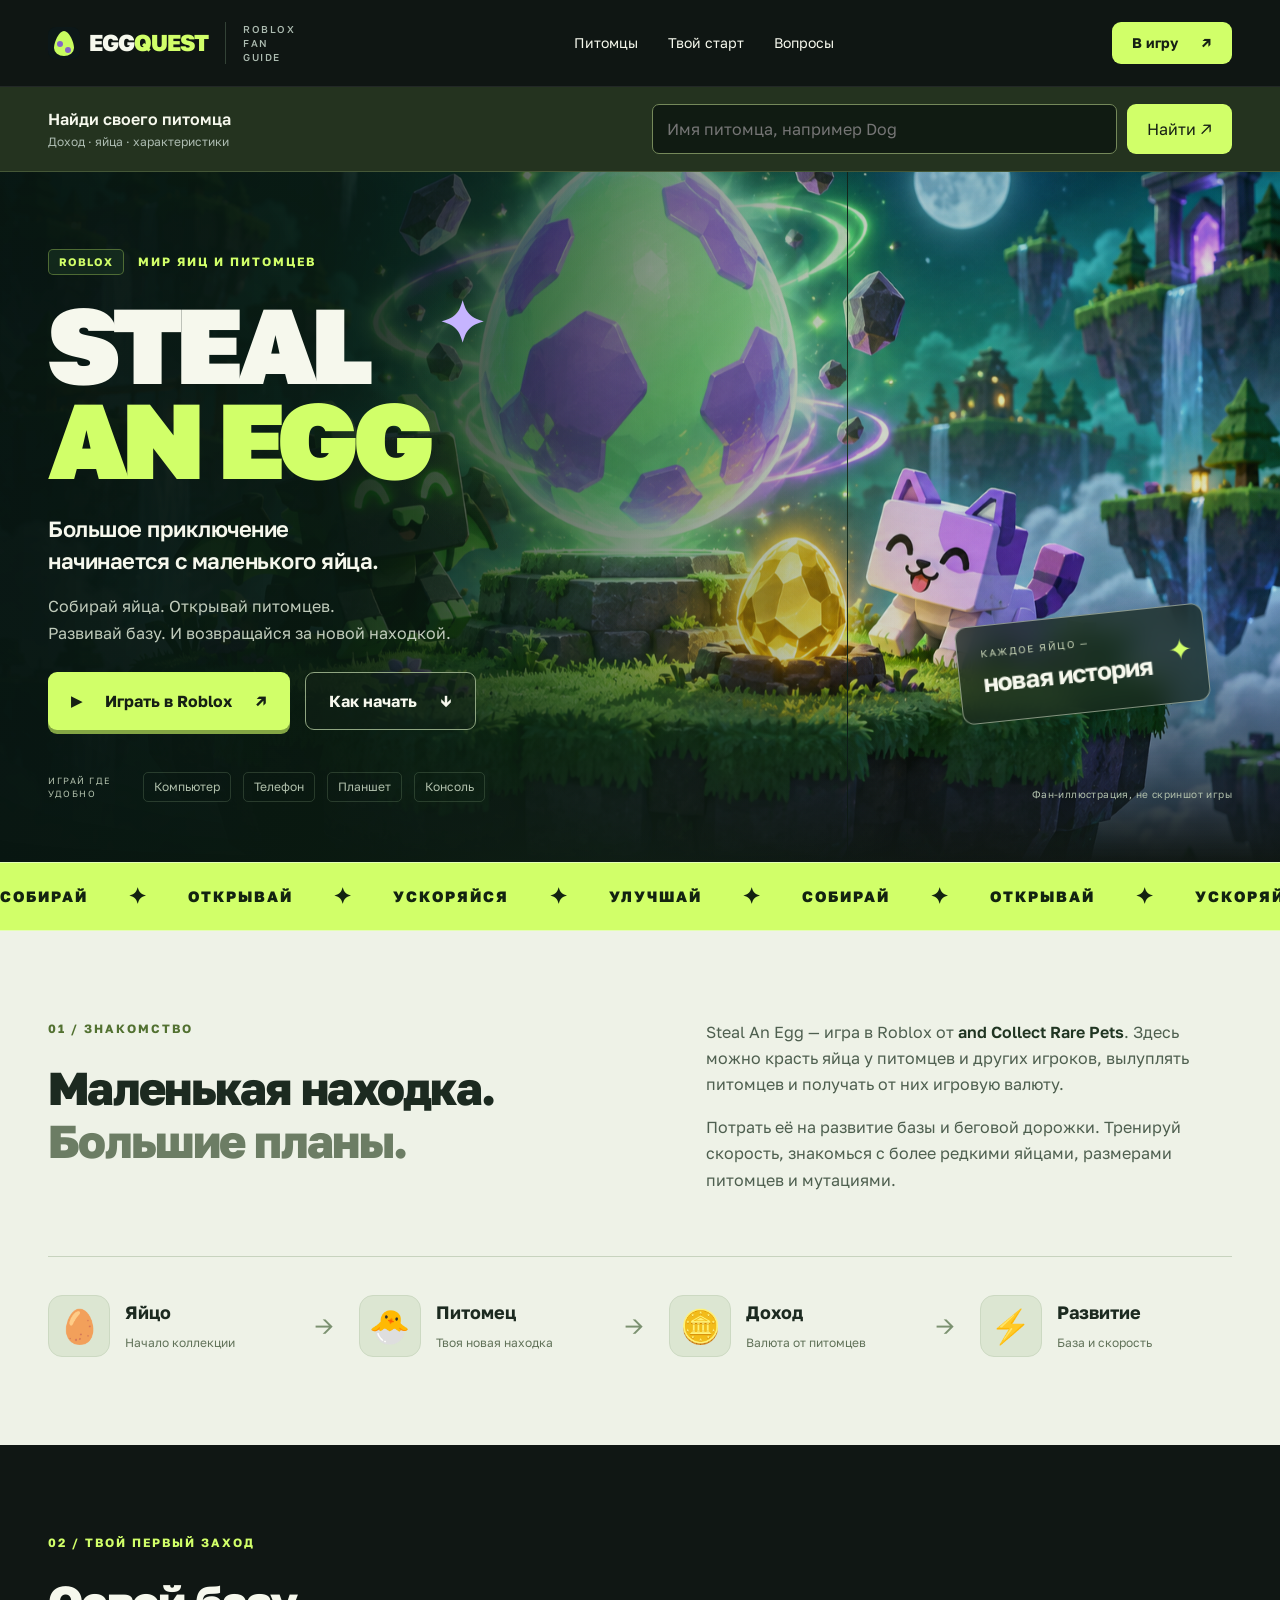
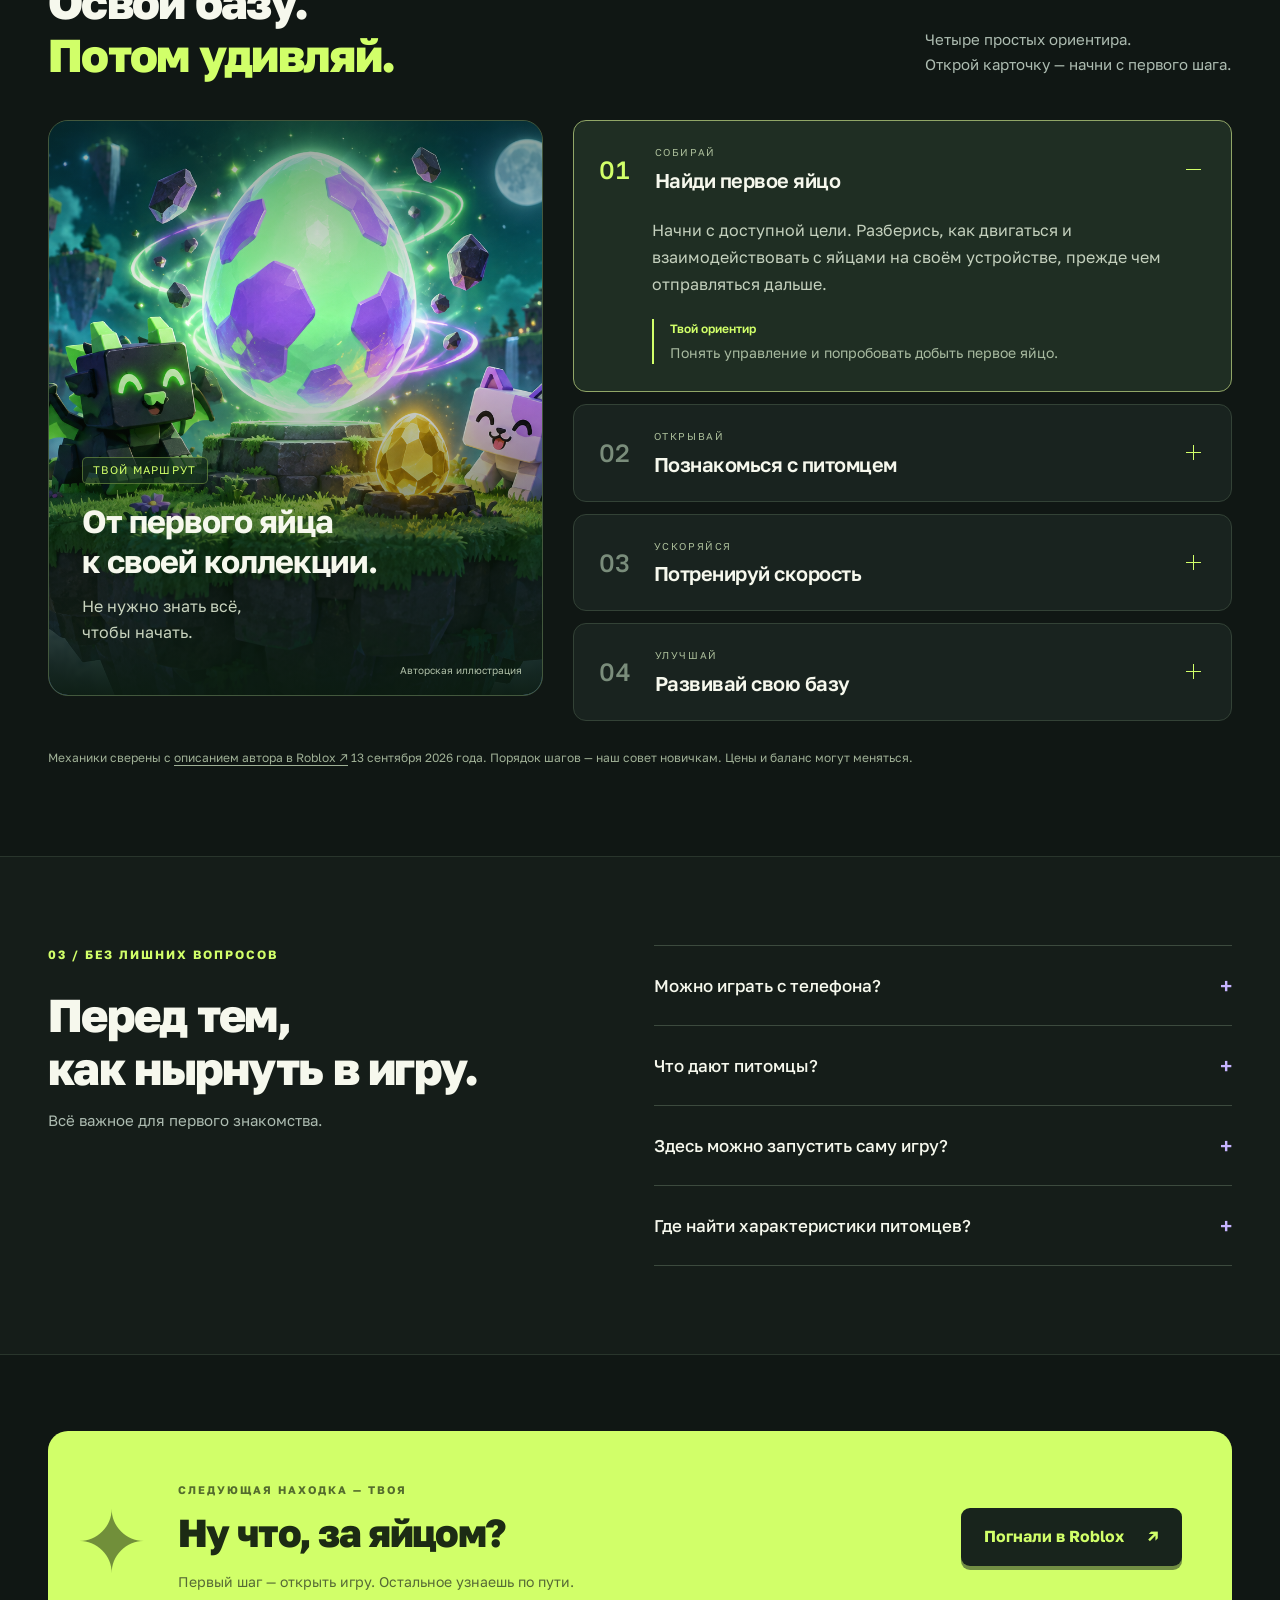
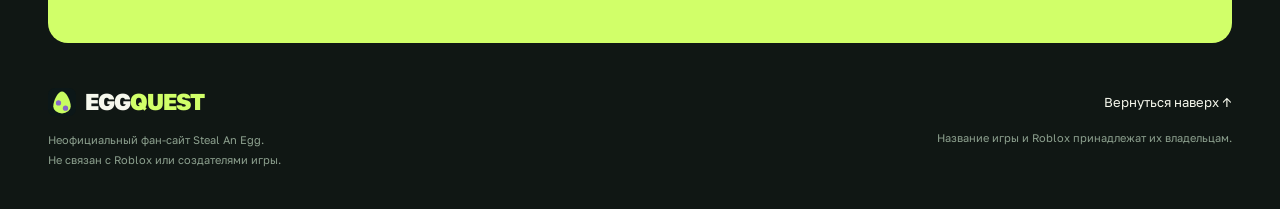
<file: index.html>
<!doctype html>
<html lang="ru">
<head>
  <meta charset="utf-8"><meta name="viewport" content="width=device-width, initial-scale=1">
  <title>EGGQUEST — Steal An Egg: начни своё приключение</title>
  <meta name="description" content="Твой старт в Roblox Steal An Egg: яйца, питомцы, скорость и развитие базы. Интерактивный гид новичка и прямая ссылка на игру.">
  <meta name="theme-color" content="#101714"><link rel="icon" href="favicon.svg" type="image/svg+xml">
  <link rel="preconnect" href="https://fonts.googleapis.com"><link rel="preconnect" href="https://fonts.gstatic.com" crossorigin>
  <link href="https://fonts.googleapis.com/css2?family=Golos+Text:wght@400;500;600;700;800;900&display=swap" rel="stylesheet">
  <link rel="stylesheet" href="style.css?v=3"><script src="script.js?v=2" defer></script>
</head>
<body>
<a class="skip" href="#guide">Перейти к советам</a>
<header class="site-header"><div class="wrap header-inner"><a class="brand" href="#top" aria-label="EGGQUEST — на главную"><img src="favicon.svg" width="32" height="32" alt="">EGG<span>QUEST</span><small>ROBLOX FAN GUIDE</small></a><nav aria-label="Основная навигация"><a href="pets.html">Питомцы</a><a href="#guide">Твой старт</a><a href="#answers">Вопросы</a></nav><a class="button button-small" href="https://www.roblox.com/games/107778070777162/Steal-An-Egg" target="_blank" rel="noopener noreferrer">В игру <span aria-hidden="true">↗</span></a></div></header>
<div class="pet-search-strip"><form class="wrap home-pet-search" action="pets.html" method="get" role="search"><label for="home-pet-query">Найди своего питомца <span>Доход · яйца · характеристики</span></label><div><input id="home-pet-query" type="search" name="q" placeholder="Имя питомца, например Dog" maxlength="100"><button class="button button-small" type="submit">Найти ↗</button></div></form></div>
<main id="top">
<section class="hero" aria-labelledby="hero-title">
 <div class="hero-backdrop"><img src="hero.png" width="1536" height="1024" alt="Авторская иллюстрация: сияющее яйцо и два кубических питомца на парящем острове" fetchpriority="high"></div>
 <div class="hero-grain" aria-hidden="true"></div>
 <div class="wrap hero-content"><div class="hero-copy"><p class="eyebrow"><span class="tag">ROBLOX</span> МИР ЯИЦ И ПИТОМЦЕВ</p><h1 id="hero-title">STEAL<br><span>AN EGG</span><i aria-hidden="true">✦</i></h1><p class="hero-subtitle">Большое приключение<br>начинается с маленького яйца.</p><p class="intro">Собирай яйца. Открывай питомцев.<br>Развивай базу. И возвращайся за новой находкой.</p><div class="hero-actions"><a class="button" href="https://www.roblox.com/games/107778070777162/Steal-An-Egg" target="_blank" rel="noopener noreferrer"><span class="play" aria-hidden="true">▶</span> Играть в Roblox <span aria-hidden="true">↗</span></a><a class="secondary-button" href="#guide">Как начать <span aria-hidden="true">↓</span></a></div></div>
 <div class="discovery" aria-hidden="true"><span>КАЖДОЕ ЯЙЦО —</span><strong>новая история</strong><span class="discovery-star">✦</span></div>
 <div class="hero-bottom"><div class="platforms"><span>ИГРАЙ ГДЕ УДОБНО</span><b>Компьютер</b><b>Телефон</b><b>Планшет</b><b>Консоль</b></div><span class="art-note">Фан-иллюстрация, не скриншот игры</span></div></div>
</section>
<div class="ribbon" aria-hidden="true"><div>СОБИРАЙ <span>✦</span> ОТКРЫВАЙ <span>✦</span> УСКОРЯЙСЯ <span>✦</span> УЛУЧШАЙ <span>✦</span> СОБИРАЙ <span>✦</span> ОТКРЫВАЙ <span>✦</span> УСКОРЯЙСЯ <span>✦</span> УЛУЧШАЙ <span>✦</span></div></div>
<section id="about" class="about section"><div class="wrap"><div class="about-layout"><div><p class="eyebrow">01 / ЗНАКОМСТВО</p><h2>Маленькая находка.<br><span>Большие планы.</span></h2></div><div class="about-copy"><p>Steal An Egg — игра в Roblox от <strong>and Collect Rare Pets</strong>. Здесь можно красть яйца у питомцев и других игроков, вылуплять питомцев и получать от них игровую валюту.</p><p>Потрать её на развитие базы и беговой дорожки. Тренируй скорость, знакомься с более редкими яйцами, размерами питомцев и мутациями.</p></div></div><div class="loop" aria-label="Основной игровой цикл"><div><span aria-hidden="true">🥚</span><b>Яйцо</b><small>Начало коллекции</small></div><i aria-hidden="true">→</i><div><span aria-hidden="true">🐣</span><b>Питомец</b><small>Твоя новая находка</small></div><i aria-hidden="true">→</i><div><span aria-hidden="true">🪙</span><b>Доход</b><small>Валюта от питомцев</small></div><i aria-hidden="true">→</i><div><span aria-hidden="true">⚡</span><b>Развитие</b><small>База и скорость</small></div></div></div></section>
<section id="guide" class="guide section wrap"><div class="section-head"><div><p class="eyebrow">02 / ТВОЙ ПЕРВЫЙ ЗАХОД</p><h2>Освой базу.<br><span>Потом удивляй.</span></h2></div><p>Четыре простых ориентира.<br>Открой карточку — начни с первого шага.</p></div>
<div class="guide-layout"><aside class="guide-cover"><img src="hero.png" alt="Питомцы рядом с сияющим яйцом — фан-иллюстрация" width="1536" height="1024" loading="lazy"><div><span class="tag">ТВОЙ МАРШРУТ</span><h3>От первого яйца<br>к своей коллекции.</h3><p>Не нужно знать всё,<br>чтобы начать.</p></div><span class="cover-caption">Авторская иллюстрация</span></aside>
<div class="steps"><details class="step" open><summary><span class="step-number">01</span><span><small>СОБИРАЙ</small><strong>Найди первое яйцо</strong></span><span class="plus" aria-hidden="true"></span></summary><div class="step-body"><p>Начни с доступной цели. Разберись, как двигаться и взаимодействовать с яйцами на своём устройстве, прежде чем отправляться дальше.</p><div class="tip"><b>Твой ориентир</b><span>Понять управление и попробовать добыть первое яйцо.</span></div></div></details>
<details class="step"><summary><span class="step-number">02</span><span><small>ОТКРЫВАЙ</small><strong>Познакомься с питомцем</strong></span><span class="plus" aria-hidden="true"></span></summary><div class="step-body"><p>Вылупляй яйца, чтобы получать питомцев. Они приносят игровую валюту — это основа для дальнейшего развития.</p><div class="tip"><b>Твой ориентир</b><span>Разобраться с вылуплением и доходом, прежде чем гнаться за редкостью.</span></div></div></details>
<details class="step"><summary><span class="step-number">03</span><span><small>УСКОРЯЙСЯ</small><strong>Потренируй скорость</strong></span><span class="plus" aria-hidden="true"></span></summary><div class="step-body"><p>Беговая дорожка повышает Speed. Попробуй тренировку и посмотри, какие улучшения дорожки доступны тебе сейчас.</p><div class="tip"><b>Твой ориентир</b><span>Включить тренировку в привычный игровой цикл.</span></div></div></details>
<details class="step"><summary><span class="step-number">04</span><span><small>УЛУЧШАЙ</small><strong>Развивай свою базу</strong></span><span class="plus" aria-hidden="true"></span></summary><div class="step-body"><p>В игре можно улучшать базу и дорожку. Перед покупкой прочитай, что именно изменится, и сравни стоимость со своей валютой.</p><div class="tip"><b>Твой ориентир</b><span>Выбрать понятное улучшение, которое пригодится в следующем заходе.</span></div></div></details></div></div>
<p class="source-note">Механики сверены с <a href="https://www.roblox.com/games/107778070777162/Steal-An-Egg" target="_blank" rel="noopener noreferrer">описанием автора в Roblox ↗</a> 13 сентября 2026 года. Порядок шагов — наш совет новичкам. Цены и баланс могут меняться.</p></section>
<section class="answers section" id="answers"><div class="wrap answers-layout"><div><p class="eyebrow">03 / БЕЗ ЛИШНИХ ВОПРОСОВ</p><h2>Перед тем,<br>как нырнуть в игру.</h2><p class="muted">Всё важное для первого знакомства.</p></div><div class="faq"><details><summary>Можно играть с телефона?<span aria-hidden="true">+</span></summary><p>Да. В описании игры заявлена поддержка телефонов, планшетов, компьютеров и консолей. Кнопка «В игру» откроет страницу Roblox.</p></details><details><summary>Что дают питомцы?<span aria-hidden="true">+</span></summary><p>Питомцы приносят игровую валюту. Также автор упоминает редких питомцев, разные размеры и мутации. Точные характеристики смотри внутри игры.</p></details><details><summary>Здесь можно запустить саму игру?<span aria-hidden="true">+</span></summary><p>Этот сайт — фан-гид. Для игры перейди в Roblox по кнопке: она ведёт на Steal An Egg от and Collect Rare Pets.</p></details><details><summary>Где найти характеристики питомцев?<span aria-hidden="true">+</span></summary><p>Открой <a href="pets.html">каталог питомцев</a>: там есть поиск, базовый доход в секунду, яйца и доступные характеристики с фан-вики. Дата проверки указана в каталоге; баланс и доступность событий могут меняться.</p></details></div></div></section>
<section class="launch wrap"><div class="launch-spark" aria-hidden="true">✦</div><div><p class="eyebrow">СЛЕДУЮЩАЯ НАХОДКА — ТВОЯ</p><h2>Ну что, за яйцом?</h2><p>Первый шаг — открыть игру. Остальное узнаешь по пути.</p></div><a class="button button-dark" href="https://www.roblox.com/games/107778070777162/Steal-An-Egg" target="_blank" rel="noopener noreferrer">Погнали в Roblox <span aria-hidden="true">↗</span></a></section>
</main><footer class="wrap"><div><a class="brand" href="#top"><img src="favicon.svg" width="28" height="28" alt="">EGG<span>QUEST</span></a><p>Неофициальный фан-сайт Steal An Egg.<br>Не связан с Roblox или создателями игры.</p></div><div class="footer-right"><a href="#top">Вернуться наверх ↑</a><p>Название игры и Roblox принадлежат их владельцам.</p></div></footer>
</body></html>
</file>
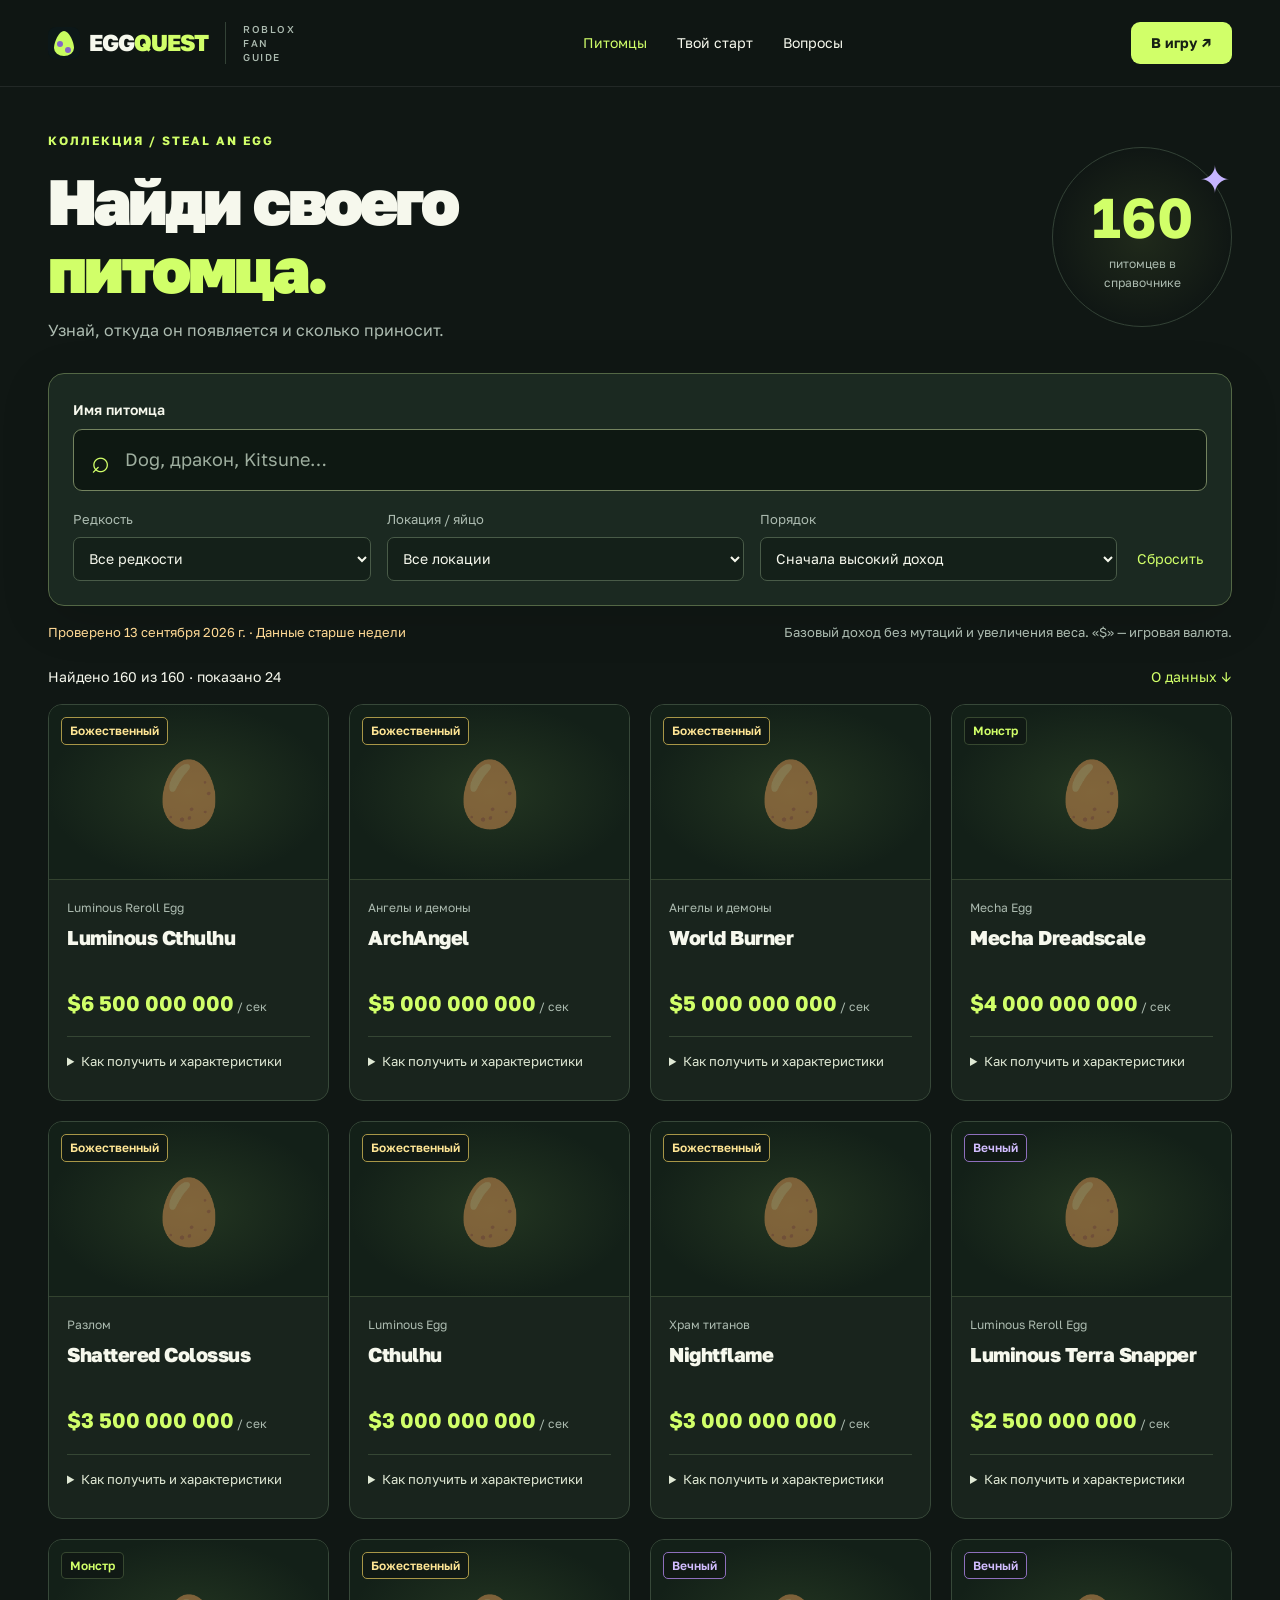
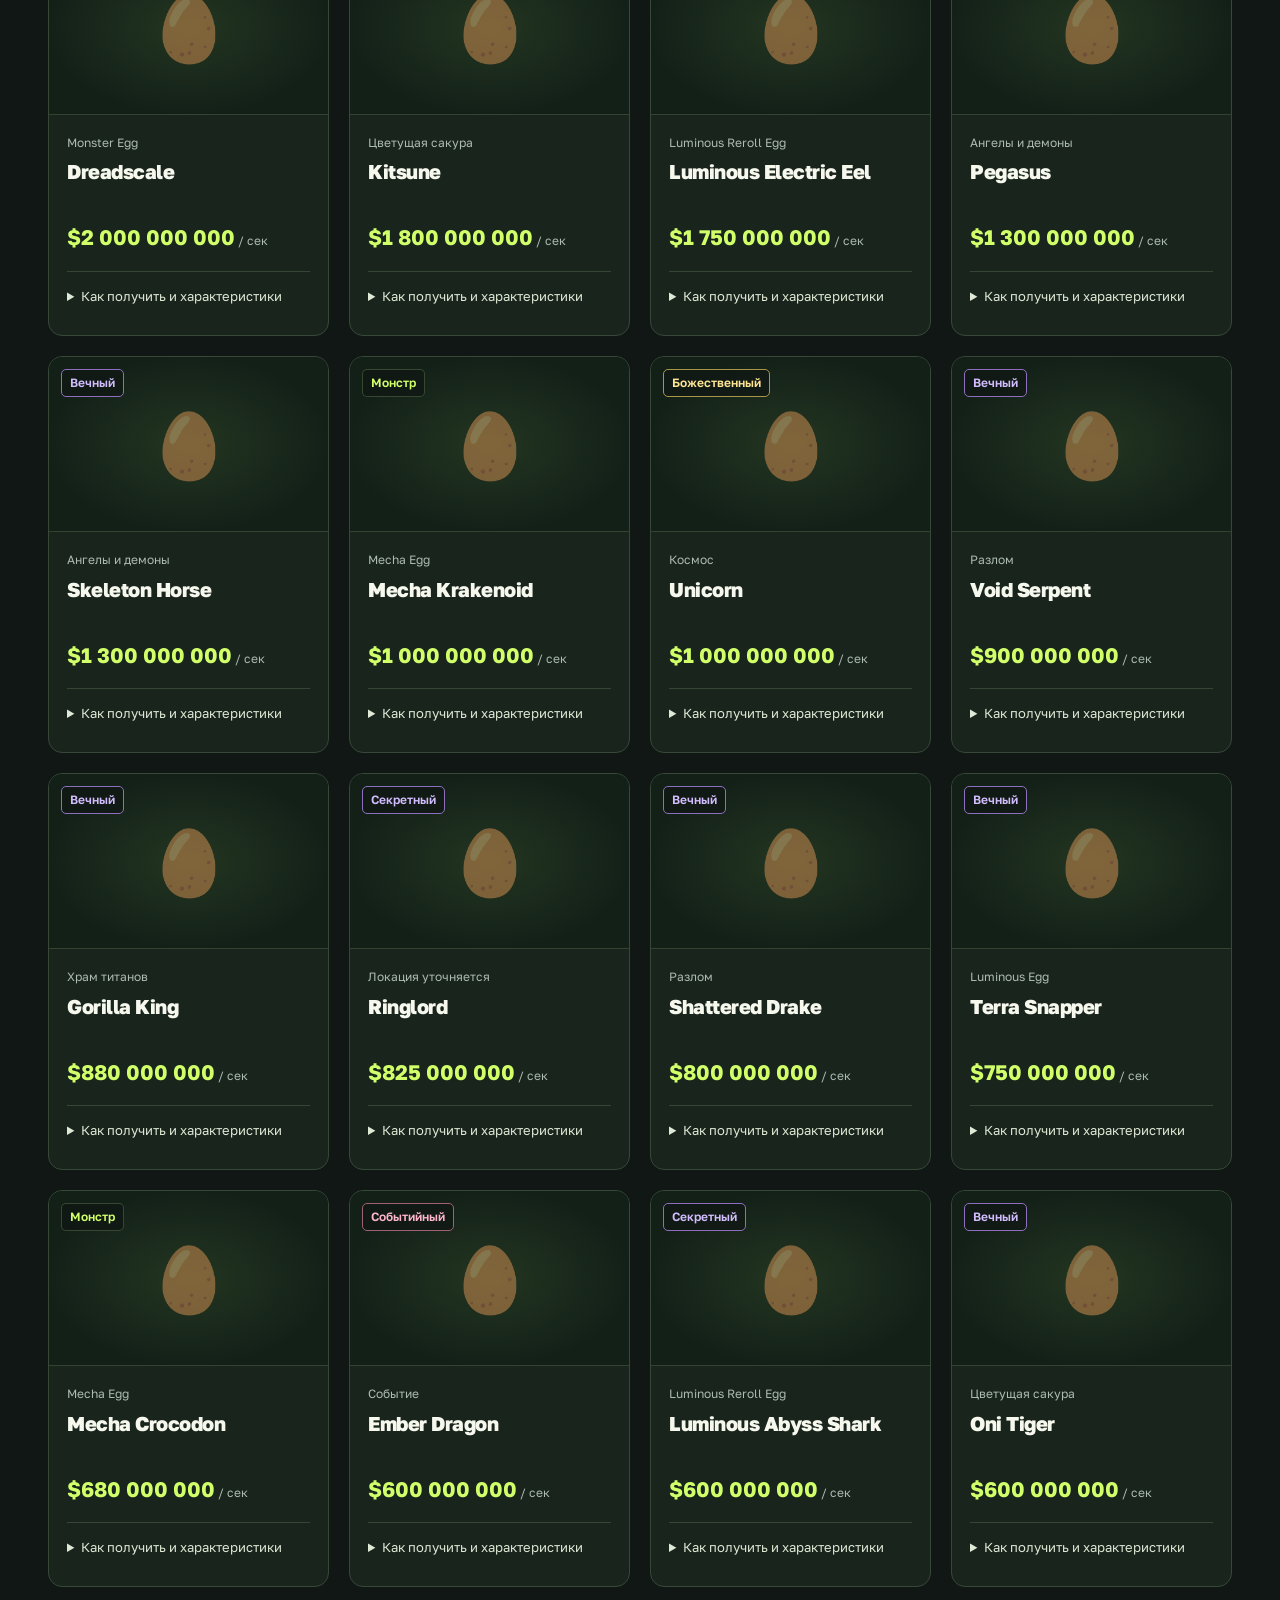
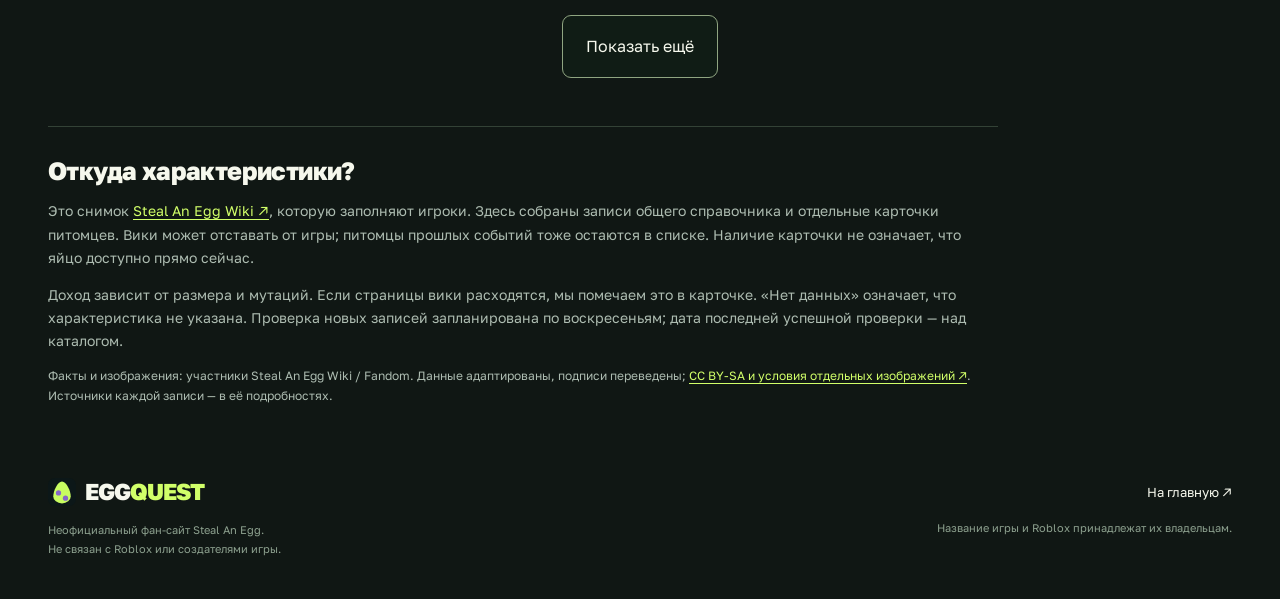
<file: pets.html>
<!doctype html>
<html lang="ru"><head><meta charset="utf-8"><meta name="viewport" content="width=device-width, initial-scale=1">
<title>Питомцы Steal An Egg — поиск и характеристики | EGGQUEST</title>
<meta name="description" content="Каталог питомцев Steal An Egg: поиск по имени, доход в секунду, яйца, локации и время роста по данным фан-вики.">
<meta name="theme-color" content="#101714"><link rel="icon" href="favicon.svg" type="image/svg+xml">
<link rel="preconnect" href="https://fonts.googleapis.com"><link rel="preconnect" href="https://fonts.gstatic.com" crossorigin>
<link href="https://fonts.googleapis.com/css2?family=Golos+Text:wght@400;500;600;700;800;900&display=swap" rel="stylesheet">
<link rel="stylesheet" href="style.css?v=3"><link rel="stylesheet" href="pets.css?v=1"><script src="pets.js?v=2" defer></script>
</head><body class="catalog-page"><a class="skip" href="#pet-query">Перейти к поиску</a>
<header class="site-header"><div class="wrap header-inner"><a class="brand" href="index.html" aria-label="EGGQUEST — на главную"><img src="favicon.svg" width="32" height="32" alt="">EGG<span>QUEST</span><small>ROBLOX FAN GUIDE</small></a><nav aria-label="Основная навигация"><a href="pets.html" aria-current="page">Питомцы</a><a href="index.html#guide">Твой старт</a><a href="index.html#answers">Вопросы</a></nav><a class="button button-small" href="https://www.roblox.com/games/107778070777162/Steal-An-Egg" target="_blank" rel="noopener noreferrer">В игру ↗</a></div></header>
<main class="wrap catalog-main"><div class="catalog-heading"><div><p class="eyebrow">КОЛЛЕКЦИЯ / STEAL AN EGG</p><h1>Найди своего<br><span>питомца.</span></h1><p>Узнай, откуда он появляется и сколько приносит.</p></div><div class="catalog-stamp"><span aria-hidden="true">✦</span><strong id="pet-total">…</strong><small>питомцев в справочнике</small></div></div>
<form id="catalog-filters" class="catalog-controls" role="search"><label class="search-label" for="pet-query">Имя питомца</label><div class="catalog-search"><span aria-hidden="true">⌕</span><input id="pet-query" name="q" type="search" placeholder="Dog, дракон, Kitsune…" autocomplete="off" maxlength="100"><button id="clear-search" type="button" aria-label="Очистить поиск" hidden>×</button></div>
<div class="filter-row"><label>Редкость<select id="rarity-filter" name="rarity"><option value="">Все редкости</option></select></label><label>Локация / яйцо<select id="biome-filter" name="biome"><option value="">Все локации</option></select></label><label>Порядок<select id="sort-filter" name="sort"><option value="income-desc">Сначала высокий доход</option><option value="income-asc">Сначала низкий доход</option><option value="name">По имени А–Я / A–Z</option></select></label><button type="reset" class="reset-filters">Сбросить</button></div></form>
<div class="catalog-info"><p id="catalog-date">Загружаем справочник…</p><p>Базовый доход без мутаций и увеличения веса. «$» — игровая валюта.</p></div>
<div class="catalog-results-head"><p id="results-count" role="status" aria-live="polite">Загрузка питомцев…</p><a href="#catalog-sources">О данных ↓</a></div>
<div id="catalog-error" class="catalog-message" hidden><h2>Не удалось загрузить каталог</h2><p>Попробуй ещё раз или открой <a href="https://stealanegg.fandom.com/wiki/Pets" target="_blank" rel="noopener noreferrer">список на вики ↗</a>.</p><button id="retry-load" class="button" type="button">Повторить</button></div>
<div id="catalog-empty" class="catalog-message" hidden><span aria-hidden="true">⌕</span><h2>Такого питомца не нашли</h2><p>Попробуй часть английского имени или сбрось фильтры. Новичка могли ещё не добавить на вики.</p><button id="empty-reset" class="button" type="button">Показать всех</button></div>
<div id="pet-grid" class="pet-grid" aria-label="Питомцы"></div><button id="load-more" type="button" class="secondary-button more-pets" hidden>Показать ещё</button>
<noscript><p class="catalog-message">Для поиска включи JavaScript. Полный справочник доступен на <a href="https://stealanegg.fandom.com/wiki/Pets">Steal An Egg Wiki</a>.</p></noscript>
<section id="catalog-sources" class="catalog-sources"><h2>Откуда характеристики?</h2><p>Это снимок <a href="https://stealanegg.fandom.com/wiki/Pets" target="_blank" rel="noopener noreferrer">Steal An Egg Wiki ↗</a>, которую заполняют игроки. Здесь собраны записи общего справочника и отдельные карточки питомцев. Вики может отставать от игры; питомцы прошлых событий тоже остаются в списке. Наличие карточки не означает, что яйцо доступно прямо сейчас.</p><p>Доход зависит от размера и мутаций. Если страницы вики расходятся, мы помечаем это в карточке. «Нет данных» означает, что характеристика не указана. Проверка новых записей запланирована по воскресеньям; дата последней успешной проверки — над каталогом.</p><p class="catalog-license">Факты и изображения: участники Steal An Egg Wiki / Fandom. Данные адаптированы, подписи переведены; <a href="https://www.fandom.com/licensing" target="_blank" rel="noopener noreferrer">CC BY-SA и условия отдельных изображений ↗</a>. Источники каждой записи — в её подробностях.</p></section>
</main><footer class="wrap"><div><a class="brand" href="index.html"><img src="favicon.svg" width="28" height="28" alt="">EGG<span>QUEST</span></a><p>Неофициальный фан-сайт Steal An Egg.<br>Не связан с Roblox или создателями игры.</p></div><div class="footer-right"><a href="index.html">На главную ↗</a><p>Название игры и Roblox принадлежат их владельцам.</p></div></footer></body></html>
</file>
<file: style.css>
:root{color-scheme:dark;--bg:#101714;--panel:#19231f;--lime:#d1ff69;--text:#f6f8ed;--muted:#adbcb1;--line:#334236;--purple:#c6b4ff}*{box-sizing:border-box}html{scroll-behavior:smooth;scroll-padding-top:98px}body{margin:0;background:var(--bg);color:var(--text);font:400 16px/1.65 'Golos Text',Arial,sans-serif}a{color:inherit;text-decoration:none}button,summary{-webkit-tap-highlight-color:transparent}a:focus-visible,summary:focus-visible{outline:3px solid var(--purple);outline-offset:6px}::selection{background:var(--lime);color:var(--bg)}.wrap{width:calc(100% - 96px);max-width:1280px;margin-inline:auto}.site-header{position:sticky;top:0;z-index:10;border-bottom:1px solid #ffffff14;background:#101714ed;backdrop-filter:blur(20px)}.header-inner{display:flex;align-items:center;justify-content:space-between;gap:25px;min-height:86px}.brand{display:flex;align-items:center;font-size:23px;font-weight:800;letter-spacing:-1px;line-height:1.1}.brand img{margin-right:9px}.brand>span{color:var(--lime)}.brand small{font-size:10px;letter-spacing:1.6px;font-weight:500;color:var(--muted);max-width:70px;margin-left:17px;line-height:1.4;border-left:1px solid var(--line);padding-left:17px}nav{display:flex;gap:30px;font-size:14px}nav a{transition:color .2s}nav a:hover{color:var(--lime)}.button,.secondary-button{min-height:58px;display:inline-flex;align-items:center;justify-content:center;gap:23px;border-radius:9px;font-weight:700;line-height:1.2;padding:17px 23px;transition:transform .2s,box-shadow .2s,background .2s}.button{background:var(--lime);color:#162014;box-shadow:0 4px 0 #83a544}.button:hover{transform:translateY(-3px);box-shadow:0 7px 0 #83a544,0 8px 30px #c8ff542b;background:#dfff9a}.button-small{min-height:42px;font-size:14px;padding:10px 20px;box-shadow:none}.secondary-button{border:1px solid #8fa581;background:#11211788;color:var(--text)}.secondary-button:hover{background:#304431}.hero{position:relative;isolation:isolate;overflow:hidden;min-height:690px;background:#10221e}.hero-backdrop{position:absolute;inset:0;z-index:-3}.hero-backdrop img{width:100%;height:100%;object-fit:cover;object-position:center 42%;animation:landscape-in 1.3s ease-out both}.hero:before{content:"";position:absolute;inset:0;z-index:-2;background:linear-gradient(90deg,#081611fa 0%,#091910ed 25%,#0d231580 47%,#0b21150a 72%),linear-gradient(0deg,#101714 0%,#10171410 30%,#10171422 100%)}.hero-grain{position:absolute;inset:0;background:radial-gradient(ellipse at 72% 33%,#adff541a,transparent 43%);z-index:-1}.hero-content{min-height:690px;position:relative;display:flex;flex-direction:column;justify-content:center;padding-top:44px;padding-bottom:28px}.hero-copy{max-width:580px;animation:rise .7s both}.eyebrow{font-size:12px;font-weight:700;letter-spacing:2px;line-height:1.7;color:var(--lime);margin:0 0 22px}.hero .eyebrow{display:flex;align-items:center;gap:14px}.tag{display:inline-block;padding:5px 10px;border:1px solid #d1ff6950;border-radius:5px;background:#172f20bc;color:var(--lime);font-size:11px;letter-spacing:1.3px;line-height:1.3}h1{position:relative;font-size:clamp(72px,8.3vw,118px);font-weight:900;line-height:.89;letter-spacing:-6px;margin:0 0 27px;max-width:550px}h1>span{color:var(--lime);display:inline-block}h1 i{font-size:56px;color:var(--purple);font-style:normal;position:absolute;left:390px;top:0;animation:star-turn 20s linear infinite}.hero-subtitle{font-size:22px;line-height:1.45;font-weight:600;margin:0 0 16px;letter-spacing:-.5px}.intro{color:#c0cbbb;font-size:16px;line-height:1.7;margin:0 0 25px}.hero-actions{display:flex;gap:15px;align-items:center;flex-wrap:wrap}.play{font-size:14px}.discovery{position:absolute;right:25px;bottom:150px;padding:19px 54px 19px 23px;transform:rotate(-6deg);border:1px solid #f8ffe779;background:#17261cbf;backdrop-filter:blur(14px);box-shadow:0 16px 40px #08100c40;border-radius:12px;animation:float 6s ease-in-out infinite}.discovery>span:first-child{display:block;font-size:10px;letter-spacing:1.7px;color:#cad7b8}.discovery strong{font-size:25px;font-weight:700;letter-spacing:-1px}.discovery-star{position:absolute;right:13px;top:20px;font-size:29px;color:var(--lime)}.hero-bottom{display:flex;justify-content:space-between;align-items:end;gap:24px;margin-top:42px;color:#b1c0ac}.platforms{display:flex;flex-wrap:wrap;gap:12px;font-size:12px;align-items:center}.platforms>span{font-size:9px;letter-spacing:1.5px;max-width:77px;line-height:1.5;margin-right:6px}.platforms b{font-weight:400;padding:4px 10px;border:1px solid #7b967247;border-radius:5px}.art-note{font-size:10px;letter-spacing:.4px;text-align:right}.ribbon{background:var(--lime);color:#132310;overflow:hidden;border-block:1px solid #e4ffb3;padding:15px 0}.ribbon>div{display:flex;gap:40px;width:max-content;align-items:center;font-size:15px;letter-spacing:2px;font-weight:800;animation:marquee 40s linear infinite}.ribbon span{font-size:22px}.section{padding-block:88px}h2{font-weight:800;font-size:clamp(32px,3.6vw,50px);line-height:1.15;letter-spacing:-1.7px;margin:0}h2>span{color:var(--lime)}.about{background:#eef2e7;color:#1c2a20}.about .eyebrow{color:#527131}.about-layout{display:grid;grid-template-columns:1.1fr 1fr;gap:80px}.about h2>span{color:#6c7d64}.about-copy p{margin:0 0 16px;color:#4e5f4f;font-size:16px}.about-copy strong{color:#203522;font-weight:600}.loop{display:grid;grid-template-columns:1fr 30px 1fr 30px 1fr 30px 1fr;align-items:center;margin-top:47px;border-top:1px solid #c7d3be;padding-top:38px;gap:14px}.loop>div{display:grid;grid-template-columns:auto 1fr;column-gap:15px;align-items:center}.loop>div>span{font-size:33px;grid-row:span 2;background:#dce6d2;border:1px solid #ccd9c2;border-radius:14px;width:62px;height:62px;display:grid;place-items:center}.loop b{font-size:18px;line-height:1.4;font-weight:700}.loop small{font-size:12px;color:#617259;line-height:1.4}.loop i{font-style:normal;color:#7b9170;font-size:24px}.section-head{display:flex;justify-content:space-between;align-items:end;gap:30px;margin-bottom:39px}.section-head>p{color:var(--muted);margin:0 0 5px;font-size:15px}.guide-layout{display:grid;grid-template-columns:.9fr 1.2fr;gap:30px;align-items:start}.guide-cover{position:relative;min-height:576px;overflow:hidden;border:1px solid #43583d;border-radius:20px;isolation:isolate;background:#29482b}.guide-cover>img{position:absolute;inset:0;width:100%;height:100%;object-fit:cover;object-position:46% center;z-index:-2}.guide-cover:after{content:"";position:absolute;inset:0;background:linear-gradient(#0b231070,transparent 35%,#0b1b10f7);z-index:-1}.guide-cover>div{position:absolute;left:33px;right:25px;bottom:50px}.guide-cover h3{font-size:32px;letter-spacing:-1px;line-height:1.25;margin:17px 0 12px}.guide-cover p{margin:0;color:#c8d3be}.cover-caption{position:absolute;right:20px;bottom:17px;font-size:10px;color:#afbfa7}.steps{display:grid;gap:12px}.step{border:1px solid var(--line);border-radius:13px;background:var(--panel);transition:border-color .2s,background .2s;overflow:hidden}.step:hover{border-color:#748465}.step[open]{border-color:#91a667;background:#1f2e23}.step summary{list-style:none;padding:23px 25px;display:flex;align-items:center;gap:24px;cursor:pointer}.step summary::-webkit-details-marker,.faq summary::-webkit-details-marker{display:none}.step-number{font-size:25px;color:#7a8d7b;line-height:1;font-weight:500;font-variant-numeric:tabular-nums}.step[open] .step-number{color:var(--lime)}.step summary small{display:block;font-size:10px;letter-spacing:1.6px;color:#aabd99;margin-bottom:5px}.step summary strong{display:block;font-weight:600;font-size:20px;line-height:1.4;letter-spacing:-.5px}.plus{margin-left:auto;flex-shrink:0;width:25px;height:25px;position:relative}.plus:before,.plus:after{content:"";position:absolute;left:5px;top:12px;width:15px;height:1px;background:#d1ff69}.plus:after{transform:rotate(90deg);transition:transform .2s}.step[open] .plus:after{transform:rotate(0)}.step-body{padding:0 26px 27px 78px}.step-body>p{margin:0 0 21px;color:#c4d0bd;font-size:16px;line-height:1.7}.tip{border-left:2px solid var(--lime);padding-left:16px;font-size:14px;color:#a8baa0;line-height:1.6}.tip b{display:block;color:var(--lime);font-size:12px;font-weight:600;margin-bottom:3px}.source-note{max-width:1000px;color:#9fb096;font-size:12px;line-height:1.8;margin:26px 0 0}.source-note a{text-decoration:underline;text-underline-offset:3px}.answers{background:#151d19;border-block:1px solid #29352c}.answers-layout{display:grid;grid-template-columns:1fr 1.12fr;gap:90px}.muted{color:var(--muted);font-size:15px}.faq details{border-bottom:1px solid #3c4a3e}.faq details:first-child{border-top:1px solid #3c4a3e}.faq summary{list-style:none;display:flex;justify-content:space-between;align-items:center;gap:20px;padding:23px 0;cursor:pointer;line-height:1.5;font-weight:500;font-size:17px}.faq summary>span{font-size:22px;color:var(--purple);transition:transform .2s}.faq details[open] summary>span{transform:rotate(45deg)}.faq p{margin:0;padding:0 32px 25px 0;color:var(--muted);font-size:15px}.launch{position:relative;display:flex;justify-content:space-between;align-items:center;gap:30px;background:var(--lime);color:#1c2b14;border-radius:20px;margin-top:76px;margin-bottom:45px;padding:50px 50px 50px 130px;overflow:hidden}.launch .eyebrow{color:#536b2d;font-size:11px;margin-bottom:11px}.launch h2{font-size:39px}.launch p:last-child{font-size:14px;color:#566a35;margin:14px 0 0}.launch-spark{position:absolute;font-size:85px;line-height:1;left:28px;top:67px;color:#718f3a}.button-dark{background:#18241c;color:var(--lime);box-shadow:0 4px 0 #718d43;flex-shrink:0}.button-dark:hover{background:#2f4232;box-shadow:0 7px 0 #718d43}footer{display:flex;justify-content:space-between;gap:40px;padding:0 0 40px}footer p{color:#8da18f;font-size:11px;line-height:1.8;margin:14px 0 0}.footer-right{text-align:right}.footer-right>a{font-size:13px}.skip{position:fixed;z-index:20;top:-100px;left:20px;background:var(--lime);color:#000;padding:12px}.skip:focus{top:10px}@keyframes rise{from{opacity:0;transform:translateY(15px)}to{opacity:1;transform:translateY(0)}}@keyframes landscape-in{from{transform:scale(1.035)}to{transform:scale(1)}}@keyframes float{50%{transform:translateY(-8px) rotate(-3deg)}}@keyframes star-turn{to{transform:rotate(360deg)}}@keyframes marquee{to{transform:translateX(-50%)}}
@media(min-width:1600px){.hero-backdrop img{object-position:center 45%}.hero:before{background:linear-gradient(90deg,#081611fa,#091910ed 30%,#0d231540 52%,transparent 80%),linear-gradient(0deg,#101714,transparent 40%)}}
@media(max-width:1050px){.wrap{width:calc(100% - 48px)}.brand small{display:none}.header-inner{gap:15px}nav{gap:22px}.hero-backdrop img{object-position:60% center}.hero:before{background:linear-gradient(90deg,#081611f5,#091910d9 35%,#09191020 85%),linear-gradient(0deg,#101714,transparent 45%)}.discovery{right:5px;bottom:140px}.about-layout{gap:40px}.loop{gap:8px}.loop>div{column-gap:9px}.loop>div>span{width:48px;height:48px;font-size:26px}.loop small{font-size:11px}.guide-layout{grid-template-columns:.8fr 1.2fr;gap:20px}.guide-cover h3{font-size:27px}.step summary{gap:18px;padding:21px}.step-body{padding-left:65px}.answers-layout{gap:45px}.launch{padding:37px 30px 37px 90px}.launch-spark{font-size:60px;left:18px}.launch h2{font-size:33px}}
@media(max-width:700px){.wrap{width:calc(100% - 36px)}.header-inner{min-height:72px}.brand{font-size:20px}.brand img{width:27px;height:27px;margin-right:5px}nav{gap:0}nav>a{display:none}nav>a[href="#guide"]{display:block;font-size:12px}.button-small{font-size:12px;min-height:38px;padding:10px 12px;gap:7px}.hero{min-height:0}.hero-content{min-height:760px;padding-top:40px;padding-bottom:20px;justify-content:start}.hero-backdrop img{object-position:62% 76%;height:62%;top:auto;bottom:0;position:absolute}.hero:before{background:linear-gradient(180deg,#101714 0%,#101714 30%,#10171494 52%,#10171400 70%,#101714 98%)}.hero-copy{max-width:100%}.hero .eyebrow{font-size:10px;letter-spacing:1.4px;gap:11px;margin-bottom:24px}h1{font-size:clamp(70px,15vw,106px);line-height:.9;letter-spacing:-4px;margin-bottom:22px}h1 i{left:280px;font-size:35px}.hero-subtitle{font-size:20px;margin-bottom:15px}.intro{font-size:14px;line-height:1.65}.hero-actions{gap:11px}.hero-actions .button,.secondary-button{font-size:14px;min-height:50px;padding:14px 16px;gap:13px}.discovery{right:10px;bottom:130px;padding:13px 43px 13px 16px}.discovery strong{font-size:20px}.discovery>span:first-child{font-size:9px}.hero-bottom{margin-top:auto;width:100%;display:block;padding-top:180px}.platforms{gap:7px}.platforms>span{display:none}.platforms b{font-size:11px;background:#101714a8}.art-note{display:block;margin-top:10px;font-size:9px;text-align:left;color:#b4c2aa}.ribbon{padding:12px 0}.ribbon>div{gap:23px;font-size:12px}.ribbon span{font-size:17px}.section{padding-block:56px}.eyebrow{font-size:10px;margin-bottom:17px;letter-spacing:1.6px}h2{font-size:34px;letter-spacing:-1.3px}.about-layout{grid-template-columns:1fr;gap:26px}.about-copy p{font-size:15px}.loop{grid-template-columns:1fr 1fr;gap:25px 15px;margin-top:26px;padding-top:30px}.loop>i{display:none}.loop b{font-size:16px}.loop small{font-size:11px}.loop>div>span{width:48px;height:48px}.section-head{display:block;margin-bottom:28px}.section-head>p{font-size:14px;margin-top:20px}.guide-layout{grid-template-columns:1fr}.guide-cover{min-height:275px}.guide-cover>img{object-position:50% 57%}.guide-cover>div{left:23px;bottom:32px}.guide-cover h3{font-size:27px}.guide-cover p{display:none}.step summary{padding:20px 18px;gap:17px}.step summary strong{font-size:17px}.step-number{font-size:22px}.step summary small{font-size:9px}.step-body{padding:0 20px 23px 61px}.step-body>p{font-size:15px}.tip{font-size:13px}.source-note{font-size:11px}.answers-layout{grid-template-columns:1fr;gap:24px}.faq summary{font-size:16px;padding:20px 0}.faq p{font-size:14px}.launch{margin-top:42px;margin-bottom:36px;display:block;padding:33px 25px}.launch-spark{left:auto;right:20px;top:22px;font-size:40px;opacity:.6}.launch .eyebrow{font-size:9px;max-width:220px}.launch h2{font-size:30px}.launch p:last-child{font-size:14px;max-width:280px}.launch .button{margin-top:24px;font-size:15px;min-height:52px}footer{display:block;padding-bottom:28px}.footer-right{text-align:left;margin-top:22px}footer p{font-size:10px}.footer-right p{margin-top:10px}}
@media(max-width:370px){.brand{font-size:17px}.header-inner{gap:9px}.brand img{width:23px;height:23px}nav>a[href="#guide"]{font-size:11px}h1 i{left:240px}.hero-actions{gap:10px}.hero-actions .button,.secondary-button{padding:13px 12px;font-size:13px}.hero-content{min-height:780px}.step-body{padding-left:20px}.loop{gap:20px 9px}.loop>div{column-gap:7px}.loop small{font-size:10px}}
@media(prefers-reduced-motion:reduce){html{scroll-behavior:auto}*,*:before,*:after{animation:none!important;transition:none!important}}
.pet-search-strip{border-bottom:1px solid #455737;background:#24331f}.home-pet-search{display:flex;align-items:center;justify-content:space-between;gap:24px;padding-block:17px}.home-pet-search label{font-size:16px;font-weight:600}.home-pet-search label span{display:block;color:var(--muted);font-size:12px;font-weight:400}.home-pet-search>div{display:flex;gap:10px;flex:1;max-width:580px}.home-pet-search input{width:100%;min-width:0;padding:11px 14px;background:#101b12;border:1px solid #75895a;border-radius:7px;font:inherit;color:var(--text)}.home-pet-search button{border:0;font:inherit;cursor:pointer;white-space:nowrap}.home-pet-search input:focus-visible,.home-pet-search button:focus-visible{outline:3px solid var(--purple);outline-offset:3px}@media(max-width:700px){.home-pet-search{display:block;padding-block:14px}.home-pet-search label{font-size:14px;display:flex;gap:12px;align-items:center;justify-content:space-between}.home-pet-search label span{font-size:10px;max-width:125px}.home-pet-search>div{margin-top:10px}.home-pet-search input{font-size:16px;padding:9px 11px}.home-pet-search button{font-size:13px;padding:10px 14px}}
</file>
<file: pets.css>
[hidden]{display:none!important}button,input,select{font:inherit}button{cursor:pointer}button:focus-visible,input:focus-visible,select:focus-visible{outline:3px solid var(--purple);outline-offset:4px}.catalog-main{padding-block:44px 60px}.catalog-heading{display:flex;justify-content:space-between;align-items:center;gap:24px;margin-bottom:30px}.catalog-heading .eyebrow{margin-bottom:16px}.catalog-heading h1{font-size:clamp(40px,5vw,68px);line-height:1.05;letter-spacing:-3px;margin:0 0 15px;max-width:none}.catalog-heading>div>p:last-child{color:var(--muted);margin:0}.catalog-stamp{position:relative;display:flex;flex-direction:column;align-items:center;border:1px solid var(--line);border-radius:50%;width:180px;height:180px;justify-content:center;flex-shrink:0;background:radial-gradient(circle,#d1ff6915,transparent 70%)}.catalog-stamp>span{position:absolute;right:0;top:0;font-size:38px;color:var(--purple)}.catalog-stamp strong{font-size:56px;color:var(--lime);line-height:1.3}.catalog-stamp small{font-size:12px;color:var(--muted);max-width:110px;text-align:center}.catalog-controls{padding:24px;border:1px solid #536745;background:#1b2921;border-radius:16px;box-shadow:0 12px 50px #050a0720}.search-label{display:block;font-weight:600;font-size:14px;margin-bottom:8px}.catalog-search{position:relative;display:flex;align-items:center;border:1px solid #74835f;background:#0e1812;border-radius:9px;overflow:hidden}.catalog-search>span{font-size:32px;color:var(--lime);padding-left:17px;line-height:1}.catalog-search input{border:0;color:var(--text);background:transparent;min-width:0;width:100%;padding:15px;font-size:18px;outline-offset:-3px;min-height:60px}.catalog-search input::placeholder{color:#9eae9f}.catalog-search button{border:0;background:transparent;font-size:28px;color:var(--muted);padding:6px 18px}.filter-row{display:grid;grid-template-columns:1fr 1.2fr 1.2fr auto;gap:16px;align-items:end;margin-top:18px}.filter-row label{font-size:13px;color:var(--muted);min-width:0}.filter-row select{display:block;width:100%;min-width:0;margin-top:6px;border:1px solid #495b48;background:#142019;border-radius:7px;padding:10px 30px 10px 11px;color:var(--text);font-size:14px;min-height:44px}.reset-filters{background:none;color:var(--lime);border:0;padding:11px 4px;min-height:44px;font-size:14px}.catalog-info{display:flex;justify-content:space-between;gap:16px;margin-top:16px;color:var(--muted);font-size:13px}.catalog-info p{margin:0}.catalog-results-head{display:flex;justify-content:space-between;align-items:center;margin:22px 0 16px;gap:16px;font-size:14px}.catalog-results-head p{margin:0}.catalog-results-head a{color:var(--lime);white-space:nowrap}.pet-grid{display:grid;grid-template-columns:repeat(4,minmax(0,1fr));gap:20px;align-items:start}.pet-card{min-width:0;overflow:hidden;border:1px solid #374839;border-radius:14px;background:#19241d;transition:border-color .2s}.pet-card:hover{border-color:#6a8054}.pet-art{height:175px;position:relative;display:flex;justify-content:center;align-items:center;background:radial-gradient(ellipse at center,#638b4533,transparent 72%),#132018;border-bottom:1px solid #33432f}.pet-art>img{max-width:80%;height:140px;object-fit:contain;position:relative;z-index:1;margin-top:25px;filter:drop-shadow(0 8px 8px #0005)}.pet-image-fallback{position:absolute;font-size:64px;opacity:.45}.pet-rarity{position:absolute;top:12px;left:12px;font-size:12px;font-weight:600;border:1px solid #74905b66;color:var(--lime);border-radius:5px;padding:3px 8px;z-index:2;background:#101714c9}.pet-card[data-rarity="Divine"] .pet-rarity{color:#ffe695;border-color:#a89647}.pet-card[data-rarity="Eternal"] .pet-rarity,.pet-card[data-rarity="Secret"] .pet-rarity{color:#d2bdff;border-color:#8e6fbd}.pet-card[data-rarity="Cosmic"] .pet-rarity{color:#9ce7ff;border-color:#497f92}.pet-card[data-rarity="Event"] .pet-rarity{color:#ffb6cc;border-color:#a06076}.pet-card-body{padding:18px}.pet-biome{color:var(--muted);font-size:12px;margin:0 0 6px}.pet-card h2{font-size:20px;line-height:1.3;letter-spacing:-.5px;margin:0;min-height:52px;overflow-wrap:anywhere}.pet-income{font-weight:700;color:var(--lime);font-size:21px;line-height:1.4;margin:13px 0 18px;overflow-wrap:anywhere}.pet-income>span{font-size:12px;font-weight:400;color:var(--muted)}.pet-details{border-top:1px solid #354634;padding-top:13px}.pet-details>summary{font-size:13px;color:#e0e9d5;cursor:pointer;line-height:1.5;padding:2px 0;min-height:32px}.pet-details[open]>summary{color:var(--lime)}.pet-detail-body{padding-top:12px;font-size:14px;overflow-wrap:anywhere}.pet-detail-body h3{font-size:14px;margin:0 0 7px;color:var(--lime)}.pet-detail-body p{margin:0 0 16px}.pet-stats{margin:17px 0;font-size:13px}.pet-stats>div{padding:9px 0;border-top:1px solid #33412f}.pet-stats dt{color:var(--muted);font-size:12px}.pet-stats dd{margin:3px 0 0;color:var(--text)}.pet-detail-body .stat-note{font-size:12px;color:var(--muted)}.data-warning{color:#ffd995!important}.pet-source-links{display:flex;flex-wrap:wrap;gap:9px 15px;font-size:12px;color:var(--lime)}.pet-source-links a{text-decoration:underline;text-underline-offset:3px}.more-pets{margin:28px auto 0;display:flex;cursor:pointer;font:inherit}.catalog-message{text-align:center;padding:45px 24px;border:1px dashed #536548;border-radius:14px;max-width:650px;margin:20px auto}.catalog-message>span{font-size:55px;color:var(--lime)}.catalog-message h2{font-size:28px;letter-spacing:-1px}.catalog-message p{color:var(--muted)}.catalog-message a,.catalog-sources a{color:var(--lime);text-decoration:underline;text-underline-offset:3px}.catalog-message .button{border:0;font:inherit}.catalog-sources{margin-top:48px;border-top:1px solid var(--line);padding-top:30px;max-width:950px;color:var(--muted)}.catalog-sources h2{font-size:25px;letter-spacing:-.6px;color:var(--text)}.catalog-sources p{font-size:14px}.catalog-sources .catalog-license{font-size:12px}.catalog-page nav a[aria-current]{color:var(--lime)}
@media(max-width:1100px){.pet-grid{grid-template-columns:repeat(3,minmax(0,1fr))}.filter-row{grid-template-columns:1fr 1fr}.catalog-info{display:block}.catalog-info p+p{margin-top:5px}.reset-filters{justify-self:start}.catalog-heading h1{font-size:52px}.catalog-stamp{width:150px;height:150px}.catalog-stamp strong{font-size:44px}}
@media(max-width:700px){.catalog-main{padding-top:28px}.catalog-heading{gap:14px;margin-bottom:24px}.catalog-heading h1{font-size:38px;letter-spacing:-1.5px}.catalog-heading>div>p:last-child{font-size:14px}.catalog-heading .eyebrow{font-size:10px;letter-spacing:1px}.catalog-stamp{width:82px;height:104px;border-radius:13px}.catalog-stamp>span{font-size:22px;right:-7px;top:-12px}.catalog-stamp strong{font-size:30px}.catalog-stamp small{font-size:10px;max-width:76px}.catalog-controls{padding:15px}.catalog-search input{font-size:16px;padding:12px 9px;min-height:52px}.catalog-search>span{padding-left:11px}.filter-row{gap:12px}.filter-row label{font-size:12px}.filter-row select{font-size:13px;padding-right:16px}.filter-row label:nth-child(3){grid-column:1/-1}.filter-row .reset-filters{padding:0;min-height:30px}.catalog-info{font-size:12px}.catalog-results-head{font-size:12px;gap:8px}.pet-grid{grid-template-columns:repeat(2,minmax(0,1fr));gap:12px}.pet-art{height:144px}.pet-art>img{height:116px;max-width:90%}.pet-rarity{font-size:10px;left:8px;top:8px;padding:2px 5px}.pet-card-body{padding:13px}.pet-card h2{font-size:17px;min-height:45px}.pet-biome{font-size:11px}.pet-income{font-size:17px}.pet-income>span{font-size:11px;display:block}.pet-details>summary{font-size:12px;min-height:40px}.pet-detail-body{font-size:13px}.pet-stats{font-size:12px}.catalog-page nav>a{display:none}.catalog-page nav>a[aria-current]{display:block;font-size:12px}.catalog-page .header-inner{gap:10px}.catalog-page .brand{font-size:18px}.catalog-page .button-small{padding:10px 12px}.catalog-sources{margin-top:35px}.catalog-sources h2{font-size:24px}}
@media(max-width:370px){.pet-grid{grid-template-columns:minmax(0,1fr)}.pet-art{height:175px}.pet-art>img{height:145px}.pet-card h2{min-height:0;font-size:21px}.pet-income{font-size:23px}.pet-income>span{display:inline}.pet-details>summary{font-size:14px}.catalog-heading h1{font-size:33px}.catalog-stamp{width:72px}.catalog-page .brand img{margin-right:5px}.catalog-page nav>a[aria-current]{font-size:11px}}
</file>
